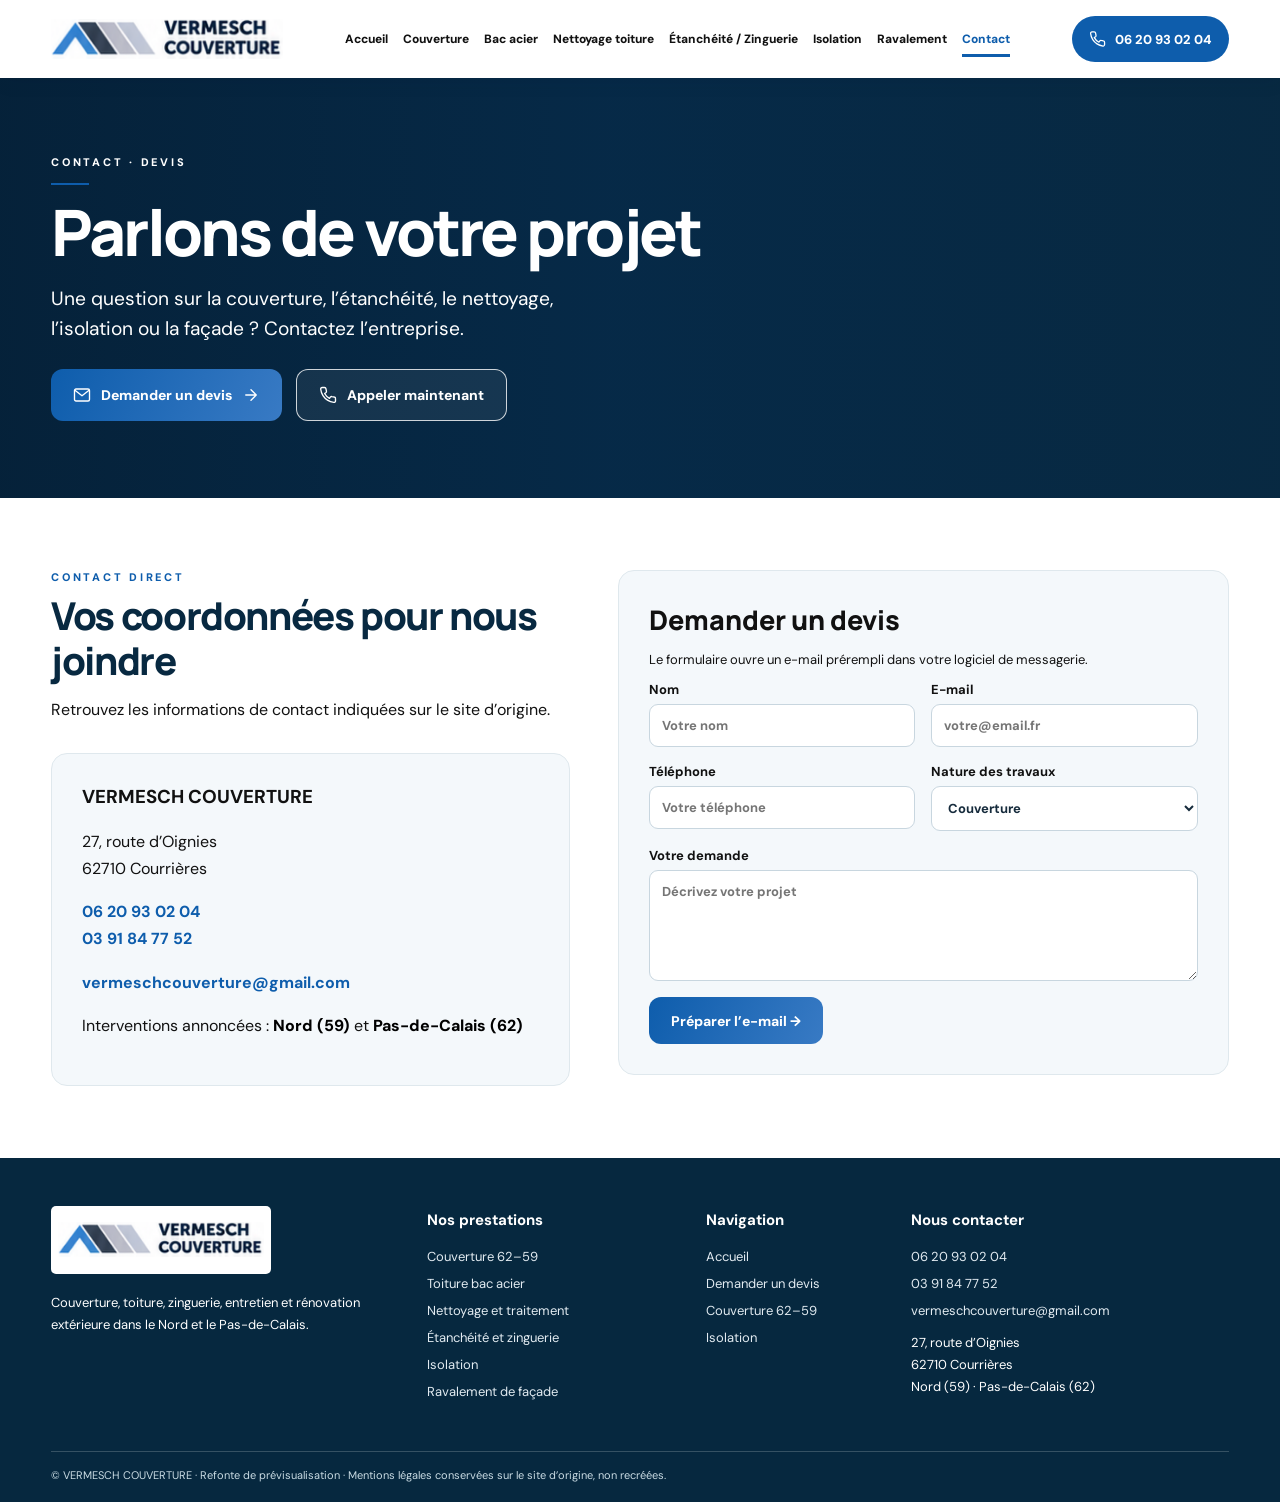
<file: contact.html>
<!DOCTYPE html>

<html lang="fr"><head><meta charset="utf-8"/><meta content="width=device-width,initial-scale=1" name="viewport"/><title>Contact et devis | VERMESCH COUVERTURE</title><meta content="Contactez VERMESCH COUVERTURE : 06 20 93 02 04, 27 route d’Oignies à Courrières. Nord et Pas-de-Calais." name="description"/><link href="https://images.unsplash.com" rel="preconnect"/><link href="https://static.wixstatic.com" rel="preconnect"/><link href="assets/style.css" rel="stylesheet"/></head><body><header class="site-header" id="top"><div class="shell topnav"><a aria-label="VERMESCH COUVERTURE – Accueil" class="brand" href="index.html"><img alt="Logo VERMESCH COUVERTURE bleu et gris" src="assets/logo-vermesch-maquette.png"/><span class="fallback-name">VERMESCH<br/>COUVERTURE</span></a><button aria-expanded="false" aria-label="Afficher le menu" class="menu-toggle" type="button"><svg aria-hidden="true" class="ico" fill="none" stroke="currentColor" stroke-linecap="round" stroke-linejoin="round" stroke-width="1.8" viewbox="0 0 24 24"><path d="M4 6h16M4 12h16M4 18h16"></path></svg></button><nav aria-label="Navigation principale" class="navlinks" id="site-nav"><a class="" href="index.html">Accueil</a><a class="" href="couverture.html">Couverture</a><a class="" href="bac-acier.html">Bac acier</a><a class="" href="nettoyage-toiture.html">Nettoyage toiture</a><a class="" href="etancheite-zinguerie.html">Étanchéité / Zinguerie</a><a class="" href="isolation.html">Isolation</a><a class="" href="ravalement.html">Ravalement</a><a class="active" href="contact.html">Contact</a></nav><a class="navtel" href="tel:+33620930204"><svg aria-hidden="true" class="ico" fill="none" stroke="currentColor" stroke-linecap="round" stroke-linejoin="round" stroke-width="1.8" viewbox="0 0 24 24"><path d="M22 16.9v3a2 2 0 0 1-2.2 2 19.4 19.4 0 0 1-8.5-3 19.3 19.3 0 0 1-6-6 19.4 19.4 0 0 1-3-8.5A2 2 0 0 1 4.3 2h3a2 2 0 0 1 2 1.7l.6 3.1a2 2 0 0 1-.5 1.9L7.5 10a15.8 15.8 0 0 0 6.5 6.5l1.3-1.9a2 2 0 0 1 1.9-.5l3.1.6A2 2 0 0 1 22 16.9Z"></path></svg><span>06 20 93 02 04</span></a></div></header><section class="hero hero-inner"><div class="hero-image" style="background-image:linear-gradient(90deg,rgba(5,33,57,.93),rgba(5,42,75,.64) 48%,rgba(5,42,75,.07)),url('https://images.unsplash.com/photo-1600566752355-35792bedcfea?w=1900&amp;q=88')"></div><div class="shell hero-content"><span class="eyebrow reveal">CONTACT · DEVIS</span><h1 class="reveal">Parlons de votre projet</h1><p class="reveal">Une question sur la couverture, l’étanchéité, le nettoyage, l’isolation ou la façade ? Contactez l’entreprise.</p><div class="hero-buttons reveal"><a class="button" href="contact.html"><svg aria-hidden="true" class="ico" fill="none" stroke="currentColor" stroke-linecap="round" stroke-linejoin="round" stroke-width="1.8" viewbox="0 0 24 24"><rect height="16" rx="2" width="20" x="2" y="4"></rect><path d="m3 6 9 7 9-7"></path></svg> Demander un devis <svg aria-hidden="true" class="ico" fill="none" stroke="currentColor" stroke-linecap="round" stroke-linejoin="round" stroke-width="1.8" viewbox="0 0 24 24"><path d="M5 12h14m-7-7 7 7-7 7"></path></svg></a><a class="button button-ghost" href="tel:+33620930204"><svg aria-hidden="true" class="ico" fill="none" stroke="currentColor" stroke-linecap="round" stroke-linejoin="round" stroke-width="1.8" viewbox="0 0 24 24"><path d="M22 16.9v3a2 2 0 0 1-2.2 2 19.4 19.4 0 0 1-8.5-3 19.3 19.3 0 0 1-6-6 19.4 19.4 0 0 1-3-8.5A2 2 0 0 1 4.3 2h3a2 2 0 0 1 2 1.7l.6 3.1a2 2 0 0 1-.5 1.9L7.5 10a15.8 15.8 0 0 0 6.5 6.5l1.3-1.9a2 2 0 0 1 1.9-.5l3.1.6A2 2 0 0 1 22 16.9Z"></path></svg> Appeler maintenant</a></div></div></section><section class="section"><div class="shell contact-grid"><div><div class="section-title"><span class="section-label">CONTACT DIRECT</span><h2>Vos coordonnées pour nous joindre</h2><p>Retrouvez les informations de contact indiquées sur le site d’origine.</p></div><div class="contact-card"><h3>VERMESCH COUVERTURE</h3><p>27, route d’Oignies<br/>62710 Courrières</p><p><a href="tel:+33620930204">06 20 93 02 04</a><br/><a href="tel:+33391847752">03 91 84 77 52</a></p><p><a href="mailto:vermeschcouverture@gmail.com">vermeschcouverture@gmail.com</a></p><p>Interventions annoncées : <strong>Nord (59)</strong> et <strong>Pas-de-Calais (62)</strong></p></div></div><div class="form-panel reveal"><h2>Demander un devis</h2><p>Le formulaire ouvre un e-mail prérempli dans votre logiciel de messagerie.</p><form id="devis-form"><label>Nom<input name="nom" placeholder="Votre nom" required=""/></label><label>E-mail<input name="email" placeholder="votre@email.fr" required="" type="email"/></label><label>Téléphone<input name="telephone" placeholder="Votre téléphone"/></label><label>Nature des travaux<select name="service"><option>Couverture</option><option>Bac acier</option><option>Nettoyage de toiture</option><option>Étanchéité / Zinguerie</option><option>Isolation</option><option>Ravalement</option></select></label><label>Votre demande<textarea name="message" placeholder="Décrivez votre projet" required="" rows="5"></textarea></label><button class="button" type="submit">Préparer l’e-mail →</button></form></div></div></section><footer class="footer"><div class="shell"><div class="footer-grid"><div><a class="foot-brand" href="index.html"><img alt="Logo VERMESCH COUVERTURE bleu et gris" src="assets/logo-vermesch-maquette.png"/></a><p>Couverture, toiture, zinguerie, entretien et rénovation extérieure dans le Nord et le Pas-de-Calais.</p></div><div><h3>Nos prestations</h3><a href="couverture.html">Couverture 62–59</a><a href="bac-acier.html">Toiture bac acier</a><a href="nettoyage-toiture.html">Nettoyage et traitement</a><a href="etancheite-zinguerie.html">Étanchéité et zinguerie</a><a href="isolation.html">Isolation</a><a href="ravalement.html">Ravalement de façade</a></div><div><h3>Navigation</h3><a href="index.html">Accueil</a><a href="contact.html">Demander un devis</a><a href="couverture.html">Couverture 62–59</a><a href="isolation.html">Isolation</a></div><div><h3>Nous contacter</h3><a href="tel:+33620930204">06 20 93 02 04</a><a href="tel:+33391847752">03 91 84 77 52</a><a href="mailto:vermeschcouverture@gmail.com">vermeschcouverture@gmail.com</a><p>27, route d’Oignies<br/>62710 Courrières<br/>Nord (59) · Pas-de-Calais (62)</p></div></div><div class="foot-bottom">© VERMESCH COUVERTURE · Refonte de prévisualisation · Mentions légales conservées sur le site d’origine, non recréées.</div></div></footer><script defer="" src="assets/main.js"></script></body></html>
</file>
<file: assets/style.css>
@import url('https://fonts.googleapis.com/css2?family=DM+Sans:wght@400;500;600;700;800&family=Manrope:wght@400;500;600;700;800&display=swap');
:root{--navy:#082941;--navy2:#04344f;--orange:#0e5dac;--orange2:#387ac4;--ink:#102a3d;--muted:#4b6374;--line:#dfe8ed;--bg:#f7fafb;--width:1320px}*{box-sizing:border-box}html{scroll-behavior:smooth}body{margin:0;font-family:'DM Sans',sans-serif;color:var(--ink);background:white}a{color:inherit;text-decoration:none}button,input,textarea,select{font:inherit}.ico{width:22px;height:22px;flex:none}.shell{width:min(92%,var(--width));margin:auto}.site-header{position:sticky;top:0;z-index:40;background:#fff;box-shadow:0 2px 20px #041e3214}.topnav{height:78px;display:flex;align-items:center;gap:22px}.brand{width:232px;display:flex;align-items:center;flex:none}.brand img{display:block;width:100%;height:55px;object-fit:contain;object-position:left}.fallback-name{display:none;font-weight:900;font-size:19px;line-height:1.04;color:var(--navy)}.logo-fallback .fallback-name{display:block}.navlinks{display:flex;align-items:center;gap:15px;margin:auto}.navlinks a{white-space:nowrap;font-weight:800;font-size:12px;position:relative;padding:31px 0}.navlinks a:after{content:"";position:absolute;bottom:21px;left:0;right:100%;height:3px;background:var(--orange);transition:right .25s}.navlinks a:hover,.navlinks a.active{color:var(--orange)}.navlinks a.active:after,.navlinks a:hover:after{right:0}.navtel{background:var(--orange);color:white;border-radius:25px;display:flex;align-items:center;gap:9px;padding:12px 17px;font-size:13px;font-weight:800;white-space:nowrap}.navtel .ico{width:17px}.menu-toggle{display:none}.hero{position:relative;overflow:hidden;min-height:420px;background:var(--navy);color:#fff;display:flex;align-items:center}.hero-home{min-height:510px}.hero-image{position:absolute;inset:0;background-position:center;background-size:cover;transform:scale(1);animation:heroZoom 16s ease-in-out infinite alternate}.hero-content{position:relative;z-index:1;padding:65px 0 70px}.hero h1{font-size:clamp(38px,5vw,74px);letter-spacing:-.045em;line-height:1.04;margin:14px 0 18px;color:white;font-family:Manrope,sans-serif;font-weight:800}.hero p{font-size:clamp(16px,1.5vw,20px);line-height:1.55;max-width:570px;margin:0 0 25px;color:#ecf3f9}.eyebrow,.section-label{font-size:11px;font-weight:800;letter-spacing:.25em;text-transform:uppercase}.eyebrow{color:#fff}.eyebrow:after{content:"";display:block;width:38px;height:2px;margin-top:12px;background:var(--orange)}.hero-buttons,.cta-buttons{display:flex;gap:14px;flex-wrap:wrap}.button{background:linear-gradient(115deg,var(--orange),var(--orange2));border:0;color:white;border-radius:12px;padding:14px 22px;display:inline-flex;align-items:center;justify-content:center;gap:10px;font-weight:800;font-size:14px;transition:transform .25s,box-shadow .25s;cursor:pointer;min-height:47px}.button:hover{transform:translateY(-3px);box-shadow:0 9px 25px #0e5dac43}.button .ico{width:18px}.button-ghost{background:#fff1;border:1px solid #ffffffc9}.hero-assurances{display:flex;gap:32px;margin-top:27px;font-weight:700;font-size:13px}.hero-assurances span{display:flex;align-items:center;gap:10px}.hero-assurances .ico{color:var(--orange2)}.section{padding:72px 0}.services-section{padding-top:48px}.section-title{max-width:780px;margin-bottom:30px}.section-title.center{text-align:center;margin-left:auto;margin-right:auto}.section-label{color:var(--orange);display:block;margin-bottom:10px}.section-title h2{font:800 clamp(28px,3vw,43px)/1.17 Manrope,sans-serif;letter-spacing:-.036em;margin:0 0 12px;color:var(--navy)}.section-title p{color:var(--muted);font-size:16px;line-height:1.7;margin:0}.services-grid{display:grid;grid-template-columns:repeat(3,minmax(0,1fr));gap:20px}.service-card{overflow:hidden;border-radius:16px;background:white;border:1px solid var(--line);box-shadow:0 6px 20px #08294110;transition:transform .28s,box-shadow .28s}.service-card:hover{transform:translateY(-6px);box-shadow:0 16px 34px #08294124}.service-card img{display:block;width:100%;aspect-ratio:16/8;object-fit:cover;transition:transform .6s}.service-card:hover img{transform:scale(1.04)}.service-copy{padding:21px 22px 19px}.service-icon{display:inline-flex;color:var(--orange);margin-bottom:8px}.service-copy h3{font:800 19px/1.3 Manrope,sans-serif;color:var(--navy);margin:0 0 7px}.service-copy p{font-size:14px;line-height:1.55;color:var(--muted);min-height:43px;margin:0 0 15px}.service-link{color:var(--orange);display:inline-flex;gap:6px;align-items:center;font-size:13px;font-weight:800}.service-link .ico{width:17px}.trustband{background:linear-gradient(115deg,#063652,#0c4a74);color:#fff}.trust-grid{display:grid;grid-template-columns:repeat(4,1fr)}.trust-grid>div{display:flex;gap:14px;align-items:center;padding:25px 19px 24px;border-right:1px solid #ffffff40}.trust-grid>div:first-child{padding-left:0}.trust-grid>div:last-child{border-right:0}.trust-grid .ico{width:32px;height:32px;color:var(--orange2)}.trust-grid b,.trust-grid small{display:block}.trust-grid b{font-size:13px}.trust-grid small{color:#e4edf4;font-size:11px;line-height:1.5;margin-top:3px}.partners{padding:56px 0}.partner-row{display:grid;grid-template-columns:repeat(6,1fr);gap:10px;align-items:center;text-align:center}.partner-row span{font:800 clamp(15px,2.3vw,26px) Manrope,sans-serif;color:var(--navy);background:#f7fafb;padding:26px 8px;border-radius:12px}.cta-wrap{margin-top:18px;margin-bottom:35px}.cta{background:linear-gradient(110deg,#06304c,#0c5270);border-radius:18px;padding:36px 42px;display:flex;align-items:center;justify-content:space-between;gap:32px;color:#fff;position:relative;overflow:hidden}.cta:after{content:"";position:absolute;border:1px solid #ffffff28;border-radius:50%;width:350px;height:350px;right:-80px;top:-230px;pointer-events:none}.cta .section-label{color:#a8cff7}.cta h2{font:800 clamp(25px,2.5vw,36px)/1.2 Manrope,sans-serif;margin:8px 0}.cta p{max-width:580px;margin:0;color:#e4eff3;font-size:14px;line-height:1.6}.cta-buttons{flex:none}.footer{background:#06283f;color:#fff;padding:48px 0 20px}.footer-grid{display:grid;grid-template-columns:1.4fr 1fr .7fr 1.3fr;gap:34px}.footer-grid h3{font-size:15px;margin:4px 0 18px}.footer-grid p{font-size:13px;color:#d2e0ea;line-height:1.7}.footer-grid a:not(.foot-brand){display:block;font-size:13px;margin-bottom:10px;color:#e2ebf1}.footer-grid a:hover{color:#8bbcf2}.foot-brand img{width:220px;max-width:100%;height:68px;object-fit:contain;object-position:left;background:white;padding:7px;border-radius:5px}.foot-bottom{font-size:11px;border-top:1px solid #ffffff30;margin-top:40px;padding-top:16px;color:#c9dbe3}.split-grid{display:grid;grid-template-columns:1fr 1fr;gap:54px;align-items:center}.split-grid.flipped .split-text{order:2}.split-text .section-title{margin-bottom:18px}.text-link{color:var(--orange);display:inline-flex;align-items:center;gap:8px;font-weight:800}.photo-frame{margin:0;position:relative;border-radius:16px;overflow:hidden;box-shadow:0 18px 45px #08294122}.photo-frame img{width:100%;height:360px;object-fit:cover;display:block}.photo-frame figcaption{position:absolute;bottom:18px;left:18px;padding:10px 14px;background:#fff;border-radius:8px;font-weight:800;font-size:12px}.tint{background:#f4f8fb}.list-panel{padding:34px;background:#fff;border-radius:16px;box-shadow:0 10px 35px #08294112;border:1px solid var(--line)}.list-panel h3{font:800 22px Manrope,sans-serif;margin:0 0 20px}.list-panel ul{list-style:none;margin:0;padding:0;display:grid;gap:14px}.list-panel li{display:flex;gap:13px;align-items:center;font-weight:600;font-size:15px}.list-panel .ico{width:18px;color:var(--orange)}.contact-grid{display:grid;grid-template-columns:.85fr 1fr;gap:48px;align-items:start}.contact-card,.form-panel{border-radius:16px;background:#f4f8fb;padding:30px;border:1px solid var(--line)}.contact-card h3{margin-top:0}.contact-card p{line-height:1.7}.contact-card a{color:var(--orange);font-weight:700}.form-panel h2{font:800 27px Manrope,sans-serif;margin:0}.form-panel>p{font-size:13px;color:var(--muted)}.form-panel form{display:grid;grid-template-columns:1fr 1fr;gap:16px}.form-panel label{font-weight:700;font-size:13px;display:flex;flex-direction:column;gap:6px}.form-panel label:nth-last-of-type(1){grid-column:1/-1}.form-panel input,.form-panel select,.form-panel textarea{padding:12px;border:1px solid #c8d6df;background:#fff;border-radius:9px;min-width:0;color:#162b3c}.form-panel .button{justify-self:start}.reveal{opacity:0;transform:translateY(22px);transition:opacity .7s ease,transform .7s ease}.reveal.visible{opacity:1;transform:none}@keyframes heroZoom{from{transform:scale(1)}to{transform:scale(1.105)}}@media(max-width:1240px){.topnav{gap:12px}.brand{width:175px}.navlinks{gap:10px}.navlinks a{font-size:11px}.navtel{padding:12px 13px}}@media(max-width:1030px){.menu-toggle{display:flex;border:none;background:transparent;margin-left:auto;padding:10px;color:var(--navy)}.navlinks{display:none;position:absolute;top:78px;left:0;right:0;background:#fff;padding:15px 5%;box-shadow:0 14px 24px #0002;flex-direction:column;align-items:stretch;gap:0}.navlinks.open{display:flex}.navlinks a{padding:12px 0;font-size:14px}.navlinks a:after{bottom:6px}.navtel{margin-left:0}.services-grid{grid-template-columns:repeat(2,1fr)}.trust-grid{grid-template-columns:repeat(2,1fr)}.trust-grid>div{border-bottom:1px solid #ffffff30}.footer-grid{grid-template-columns:repeat(2,1fr)}.cta{flex-direction:column;align-items:start}.split-grid{gap:28px}}@media(max-width:650px){.shell{width:min(92%,var(--width))}.topnav{height:70px}.brand{width:155px}.brand img{height:48px}.navlinks{top:70px}.navtel{font-size:0;padding:12px}.navtel .ico{width:20px}.hero{min-height:420px}.hero-home{min-height:490px}.hero-content{padding:58px 0}.hero h1{font-size:clamp(34px,10vw,50px)}.hero-assurances{display:grid;gap:13px}.section{padding:48px 0}.services-grid,.split-grid,.contact-grid{grid-template-columns:1fr}.split-grid.flipped .split-text{order:initial}.photo-frame img{height:250px}.trust-grid{grid-template-columns:1fr 1fr}.trust-grid>div{padding:18px 10px;align-items:start}.trust-grid>div .ico{width:24px}.partner-row{grid-template-columns:repeat(3,1fr)}.footer-grid{grid-template-columns:1fr 1fr;gap:20px}.cta{padding:27px 24px}.form-panel form{grid-template-columns:1fr}}@media(prefers-reduced-motion:reduce){.reveal{opacity:1;transform:none;transition:none}.hero-image{animation:none}*,*:before,*:after{scroll-behavior:auto!important;animation-duration:.01ms!important;transition-duration:.01ms!important}}

/* Identité bleu VERMESCH et présentation 177 mots */
.company-intro{padding:58px 0 54px;background:linear-gradient(110deg,#ffffff 66%,#f3f8fd 100%)}
.company-intro-grid{display:grid;grid-template-columns:minmax(0,.88fr) minmax(0,1.12fr);gap:58px;align-items:center}
.company-intro-heading h2{font:800 clamp(27px,3.1vw,41px)/1.2 Manrope,sans-serif;color:var(--navy);letter-spacing:-.036em;margin:12px 0 0}
.company-intro-copy p{font-size:15px;line-height:1.75;color:var(--ink);margin:0 0 14px}
.company-intro-copy p:last-child{margin-bottom:0}
.brand img{object-fit:contain}
@media(max-width:850px){.company-intro-grid{grid-template-columns:1fr;gap:20px}.company-intro{padding:42px 0}}

/* Lisibilité : textes noirs sur toutes les surfaces claires. Les zones
   photographiques et sombres conservent leur contraste blanc. */
:root { --ink:#111111; --muted:#111111; }
body { color:#111111; }
.section p,.section li,.section small,.services-section p,.services-section li,
.company-intro p,.company-intro-copy p,.split-text p,.contact-grid p,
.service-copy p,.section-title p,.form-panel > p,.contact-card p,
.list-panel li,.photo-frame figcaption { color:#111111; }
.section p strong,.company-intro p strong,.split-text p strong,
.service-copy p strong,.contact-grid p strong { font-weight:800;color:#000; }
/* Contraste volontaire sur les fonds foncés et images */
.hero,.hero h1,.hero p,.hero .eyebrow,.trustband,.trustband b,.trustband small,
.cta,.cta h2,.cta p,.footer,.footer p,.footer h3,.footer a { color:#fff; }
</file>
